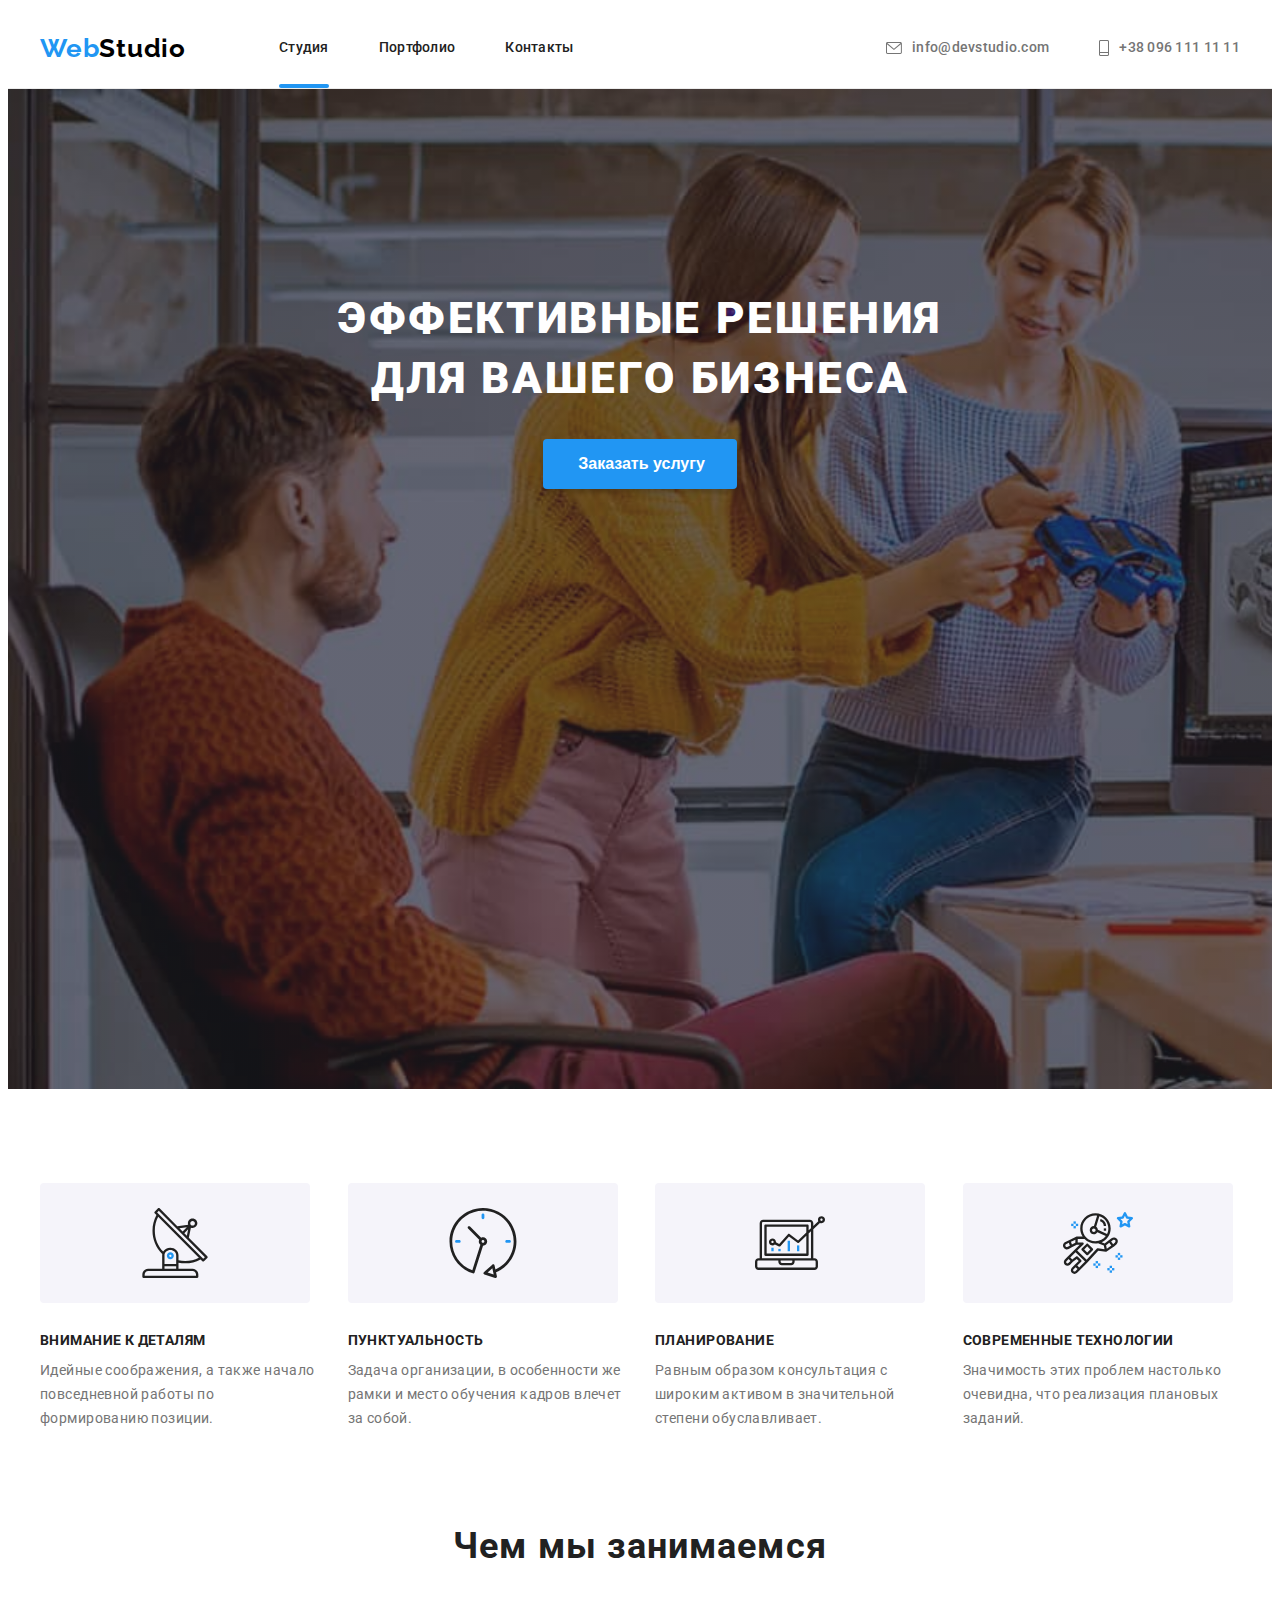
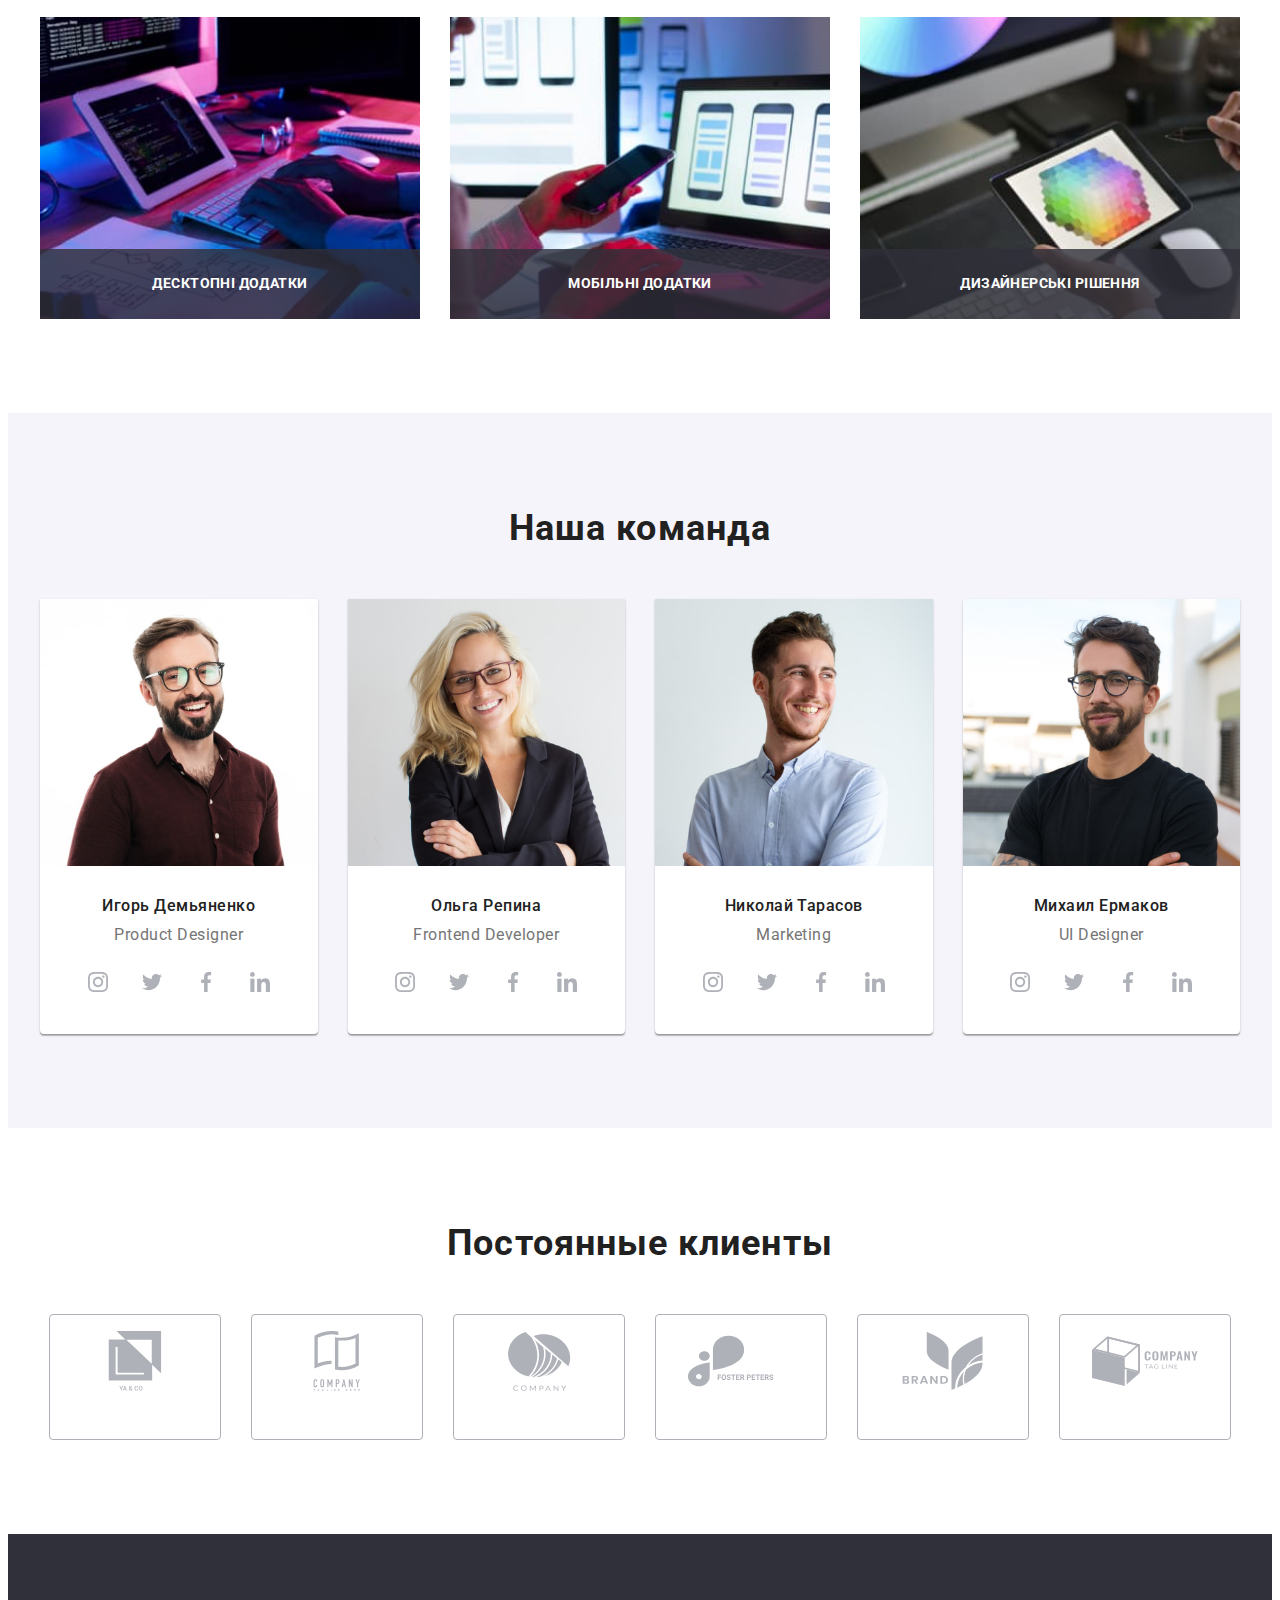
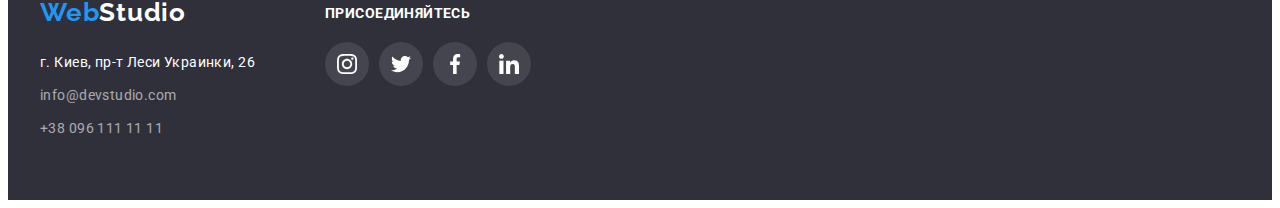
<file: index.html>
<!DOCTYPE html>
<html lang="ru">

<head>
  <meta charset="UTF-8" />
  <meta http-equiv="X-UA-Compatible" content="IE=edge" />
  <meta name="viewport" content="width=device-width, initial-scale=1.0" />
  <title>WebStudio</title>
  <link rel="preconnect" href="https://fonts.googleapis.com" />
  <link rel="preconnect" href="https://fonts.gstatic.com" crossorigin />
  <link href="https://fonts.googleapis.com/css2?family=Raleway:wght@700&family=Roboto:wght@400;500;700;900&display=swap"
    rel="stylesheet" />
  <link rel="stylesheet" href="https://cdnjs.cloudflare.com/ajax/libs/modern-normalize/1.1.0/modern-normalize.min.css"
    integrity="sha512-wpPYUAdjBVSE4KJnH1VR1HeZfpl1ub8YT/NKx4PuQ5NmX2tKuGu6U/JRp5y+Y8XG2tV+wKQpNHVUX03MfMFn9Q=="
    crossorigin="anonymous" referrerpolicy="no-referrer" />
  <link rel="stylesheet" href="css/styles.css" />
</head>

<body>
  <!--=============== HEDER ===============-->
  <header class="header">
    <div class="container container-header">
      <nav class="nav">
        <a class="logo link" href="./index.html"><span>Web</span>Studio</a>
        <ul class="menu list">
          <li class="menu-item">
            <a href="./index.html" class="menu-link link menu-active">Студия</a>
          </li>
          <li class="menu-item">
            <a href="./portfolio.html" class="menu-link link">Портфолио</a>
          </li>
          <li class="menu-item">
            <a href="" class="menu-link link">Контакты</a>
          </li>
        </ul>
      </nav>
      <ul class="head-address list">
        <li class="head-address-item">
          <a href="mailto:info@devstudio.com" class="head-address-link link">
            <svg class="head-address-icon" width="16" height="12">
              <use href="./images/icons.svg#icon-email"></use>
            </svg>
            info@devstudio.com
          </a>
        </li>
        <li class="head-address-item">
          <a href="tel:+380961111111" class="head-address-link link">
            <svg class="head-address-icon" width="10" height="16">
              <use href="./images/icons.svg#icon-phone"></use>
            </svg>
            +38 096 111 11 11
          </a>
        </li>
      </ul>
    </div>
  </header>
  <!--=============== /HEDER ===============-->

  <main>
    <!--=============== HERO ===============-->
    <section class="hero">
      <h1 class="hero-title">Эффективные решения для вашего бизнеса</h1>
      <button type="button" class="hero-button" data-modal-open>Заказать услугу</button>
    </section>
    <!--=============== /HERO ===============-->

    <!--=============== ABOUT ===============-->
    <section class="section">
      <div class="container">
        <h2 class="visually-hidden">Про нас</h2>
        <ul class="skills list">
          <li class="skill">
            <div class="skill-icon-body">
              <svg class="skill-icon" width="70" height="70">
                <use href="./images/icons.svg#icon-antenna"></use>
              </svg>
            </div>
            <h3 class="skill-title">Внимание к деталям</h3>
            <p class="skill-text">
              Идейные соображения, а также начало повседневной работы по
              формированию позиции.
            </p>
          </li>
          <li class="skill">
            <div class="skill-icon-body">
              <svg class="skill-icon" width="70" height="70">
                <use href="./images/icons.svg#icon-clock"></use>
              </svg>
            </div>
            <h3 class="skill-title">Пунктуальность</h3>
            <p class="skill-text">
              Задача организации, в особенности же рамки и место обучения
              кадров влечет за собой.
            </p>
          </li>
          <li class="skill">
            <div class="skill-icon-body">
              <svg class="skill-icon" width="70" height="70">
                <use href="./images/icons.svg#icon-diagram"></use>
              </svg>
            </div>
            <h3 class="skill-title">Планирование</h3>
            <p class="skill-text">
              Равным образом консультация с широким активом в значительной
              степени обуславливает.
            </p>
          </li>
          <li class="skill">
            <div class="skill-icon-body">
              <svg class="skill-icon" width="70" height="70">
                <use href="./images/icons.svg#icon-astronaut"></use>
              </svg>
            </div>
            <h3 class="skill-title">Современные технологии</h3>
            <p class="skill-text">
              Значимость этих проблем настолько очевидна, что реализация
              плановых заданий.
            </p>
          </li>
        </ul>
      </div>
    </section>
    <!--=============== /ABOUT ===============-->

    <!--=============== OUR-WORK ===============-->
    <section class="section our-works">
      <div class="container">
        <h2 class="title">Чем мы занимаемся</h2>
        <ul class="works list">
          <li class="work">
            <img src="./images/img1sq.jpg" alt="Печатает на клавиатуре" width="370" height="294" class="work-img" />
            <p class="work-img-caption">Десктопні додатки</p>
          </li>
          <li class="work">
            <img src="./images/img2sq.jpg" alt="Телефон в левай руке, правая рука на клавиатуре " width="370"
              height="294" class="work-img" />
            <p class="work-img-caption">Мобільні додатки</p>
          </li>
          <li class="work">
            <img src="./images/img3sq.jpg" alt="Планшет в руке" width="370" height="294" class="work-img" />
            <p class="work-img-caption">Дизайнерські рішення</p>
          </li>
        </ul>
      </div>
    </section>
    <!--=============== /OUR-WORK ===============-->

    <!--=============== COMAND-STUDIO ===============-->
    <section class="section command-studio">
      <div class="container">
        <h2 class="title">Наша команда</h2>
        <ul class="command list">
          <li class="command-item">
            <img src="./images/igorsq.jpg" alt="Игорь Демьяненко" class="command-img" width="270" height="260" />
            <h3 class="command-item-name">Игорь Демьяненко</h3>
            <p class="command-item-text">Product Designer</p>
            <div class="social-block">
              <ul class="social-links list">
                <li class="social-links-item">
                  <a href="" class="link social-link social-link-comand">
                    <svg class="social-link-icon" width="20" height="20">
                      <use href="./images/icons.svg#icon-instagram"></use>
                    </svg>
                  </a>
                </li>
                <li class="social-links-item">
                  <a href="" class="link social-link social-link-comand">
                    <svg class="social-link-icon" width="20" height="20">
                      <use href="./images/icons.svg#icon-twitter"></use>
                    </svg>
                  </a>
                </li>
                <li class="social-links-item">
                  <a href="" class="link social-link social-link-comand">
                    <svg class="social-link-icon" width="20" height="20">
                      <use href="./images/icons.svg#icon-facebook"></use>
                    </svg>
                  </a>
                </li>
                <li class="social-links-item">
                  <a href="" class="link social-link social-link-comand">
                    <svg class="social-link-icon" width="20" height="20">
                      <use href="./images/icons.svg#icon-linkedin"></use>
                    </svg>
                  </a>
                </li>
              </ul>
            </div>
          </li>
          <li class="command-item">
            <img src="./images/olyasq.jpg" alt="Ольга Репина" class="command-img" width="270" height="260" />
            <h3 class="command-item-name">Ольга Репина</h3>
            <p class="command-item-text">Frontend Developer</p>
            <div class="social-block">
              <ul class="social-links list">
                <li class="social-links-item">
                  <a href="" class="link social-link social-link-comand">
                    <svg class="social-link-icon" width="20" height="20">
                      <use href="./images/icons.svg#icon-instagram"></use>
                    </svg>
                  </a>
                </li>
                <li class="social-links-item">
                  <a href="" class="link social-link social-link-comand">
                    <svg class="social-link-icon" width="20" height="20">
                      <use href="./images/icons.svg#icon-twitter"></use>
                    </svg>
                  </a>
                </li>
                <li class="social-links-item">
                  <a href="" class="link social-link social-link-comand">
                    <svg class="social-link-icon" width="20" height="20">
                      <use href="./images/icons.svg#icon-facebook"></use>
                    </svg>
                  </a>
                </li>
                <li class="social-links-item">
                  <a href="" class="link social-link social-link-comand">
                    <svg class="social-link-icon" width="20" height="20">
                      <use href="./images/icons.svg#icon-linkedin"></use>
                    </svg>
                  </a>
                </li>
              </ul>
            </div>
          </li>
          <li class="command-item">
            <img src="./images/nikolaysq.jpg" alt="Николай Тарасов" class="command-img" width="270" height="260" />
            <h3 class="command-item-name">Николай Тарасов</h3>
            <p class="command-item-text">Marketing</p>
            <div class="social-block">
              <ul class="social-links list">
                <li class="social-links-item">
                  <a href="" class="link social-link social-link-comand">
                    <svg class="social-link-icon" width="20" height="20">
                      <use href="./images/icons.svg#icon-instagram"></use>
                    </svg>
                  </a>
                </li>
                <li class="social-links-item">
                  <a href="" class="link social-link social-link-comand">
                    <svg class="social-link-icon" width="20" height="20">
                      <use href="./images/icons.svg#icon-twitter"></use>
                    </svg>
                  </a>
                </li>
                <li class="social-links-item">
                  <a href="" class="link social-link social-link-comand">
                    <svg class="social-link-icon" width="20" height="20">
                      <use href="./images/icons.svg#icon-facebook"></use>
                    </svg>
                  </a>
                </li>
                <li class="social-links-item">
                  <a href="" class="link social-link social-link-comand">
                    <svg class="social-link-icon" width="20" height="20">
                      <use href="./images/icons.svg#icon-linkedin"></use>
                    </svg>
                  </a>
                </li>
              </ul>
            </div>
          </li>
          <li class="command-item">
            <img src="./images/mihailsq.jpg" alt="Михаил Ермаков" class="command-img" width="270" height="260" />
            <h3 class="command-item-name">Михаил Ермаков</h3>
            <p class="command-item-text">UI Designer</p>
            <div class="social-block">
              <ul class="social-links list">
                <li class="social-links-item">
                  <a href="" class="link social-link social-link-comand">
                    <svg class="social-link-icon" width="20" height="20">
                      <use href="./images/icons.svg#icon-instagram"></use>
                    </svg>
                  </a>
                </li>
                <li class="social-links-item">
                  <a href="" class="link social-link social-link-comand">
                    <svg class="social-link-icon" width="20" height="20">
                      <use href="./images/icons.svg#icon-twitter"></use>
                    </svg>
                  </a>
                </li>
                <li class="social-links-item">
                  <a href="" class="link social-link social-link-comand">
                    <svg class="social-link-icon" width="20" height="20">
                      <use href="./images/icons.svg#icon-facebook"></use>
                    </svg>
                  </a>
                </li>
                <li class="social-links-item">
                  <a href="" class="link social-link social-link-comand">
                    <svg class="social-link-icon" width="20" height="20">
                      <use href="./images/icons.svg#icon-linkedin"></use>
                    </svg>
                  </a>
                </li>
              </ul>
            </div>
          </li>
        </ul>
      </div>
    </section>
    <!--=============== /COMAND-STUDIO ===============-->

    <!--=============== LOGO-CLIENT ===============-->
    <section class="section">
      <div class="container">
        <h2 class="title">Постоянные клиенты</h2>
        <ul class="list logo-clients">
          <li class="logo-client">
            <a href="" class="link logo-client-link">
              <svg class="logo-client-icon" width="106" height="60">
                <use href="./images/icons.svg#icon-logo-1"></use>
              </svg>
            </a>
          </li>
          <li class="logo-client">
            <a href="" class="link logo-client-link">
              <svg class="logo-client-icon" width="106" height="60">
                <use href="./images/icons.svg#icon-logo-2"></use>
              </svg>
            </a>
          </li>
          <li class="logo-client">
            <a href="" class="link logo-client-link">
              <svg class="logo-client-icon" width="106" height="60">
                <use href="./images/icons.svg#icon-logo-3"></use>
              </svg>
            </a>
          </li>
          <li class="logo-client">
            <a href="" class="link logo-client-link">
              <svg class="logo-client-icon" width="106" height="60">
                <use href="./images/icons.svg#icon-logo-4"></use>
              </svg>
            </a>
          </li>
          <li class="logo-client">
            <a href="" class="link logo-client-link">
              <svg class="logo-client-icon" width="106" height="60">
                <use href="./images/icons.svg#icon-logo-5"></use>
              </svg>
            </a>
          </li>
          <li class="logo-client">
            <a href="" class="link logo-client-link">
              <svg class="logo-client-icon" width="106" height="60">
                <use href="./images/icons.svg#icon-logo-6"></use>
              </svg>
            </a>
          </li>
        </ul>
      </div>
    </section>
    <!--=============== LOGO-CLIENT ===============-->
  </main>

  <!--=============== FOOTER ===============-->
  <footer class="footer">
    <div class="container container-footer">
      <div class="address-body">
        <a href="./index.html" class="logo logo-footer link"><span>Web</span>Studio</a>
        <address class="address">
          <p class="address-text">г. Киев, пр-т Леси Украинки, 26</p>
          <ul class="list communication">
            <li class="communication-item">
              <a href="mailto:info@devstudio.com" class="address-link link">info@devstudio.com</a>
            </li>
            <li class="communication-item">
              <a href="tel:+380961111111" class="address-link link">+38 096 111 11 11</a>
            </li>
          </ul>
        </address>
      </div>

      <div class="social-block social-block-footer">
        <p class="social-block-text">присоединяйтесь</p>
        <ul class="social-links list">
          <li class="social-links-item">
            <a href="" class="link social-link social-link-footer">
              <svg class="social-link-icon" width="20" height="20">
                <use href="./images/icons.svg#icon-instagram"></use>
              </svg>
            </a>
          </li>
          <li class="social-links-item">
            <a href="" class="link social-link social-link-footer">
              <svg class="social-link-icon" width="20" height="20">
                <use href="./images/icons.svg#icon-twitter"></use>
              </svg>
            </a>
          </li>
          <li class="social-links-item">
            <a href="" class="link social-link social-link-footer">
              <svg class="social-link-icon" width="20" height="20">
                <use href="./images/icons.svg#icon-facebook"></use>
              </svg>
            </a>
          </li>
          <li class="social-links-item">
            <a href="" class="link social-link social-link-footer">
              <svg class="social-link-icon" width="20" height="20">
                <use href="./images/icons.svg#icon-linkedin"></use>
              </svg>
            </a>
          </li>
        </ul>
      </div>
    </div>
  </footer>
  <!--=============== /FOOTER ===============-->

  <!--=============== MODAL WINDOW ===============-->
  <div class="backdrop is-hidden" data-modal>
    <div class="modal-window">
      <button type="button" class="modal-window-close" data-modal-close>
        <svg width="11" height="11">
          <use href="./images/icons.svg#icon-close"></use>
        </svg>
      </button>
    </div>
  </div>
  <!--=============== /MODAL WINDOW ===============-->
  <script src="./js/modal.js"></script>
</body>

</html>
</file>
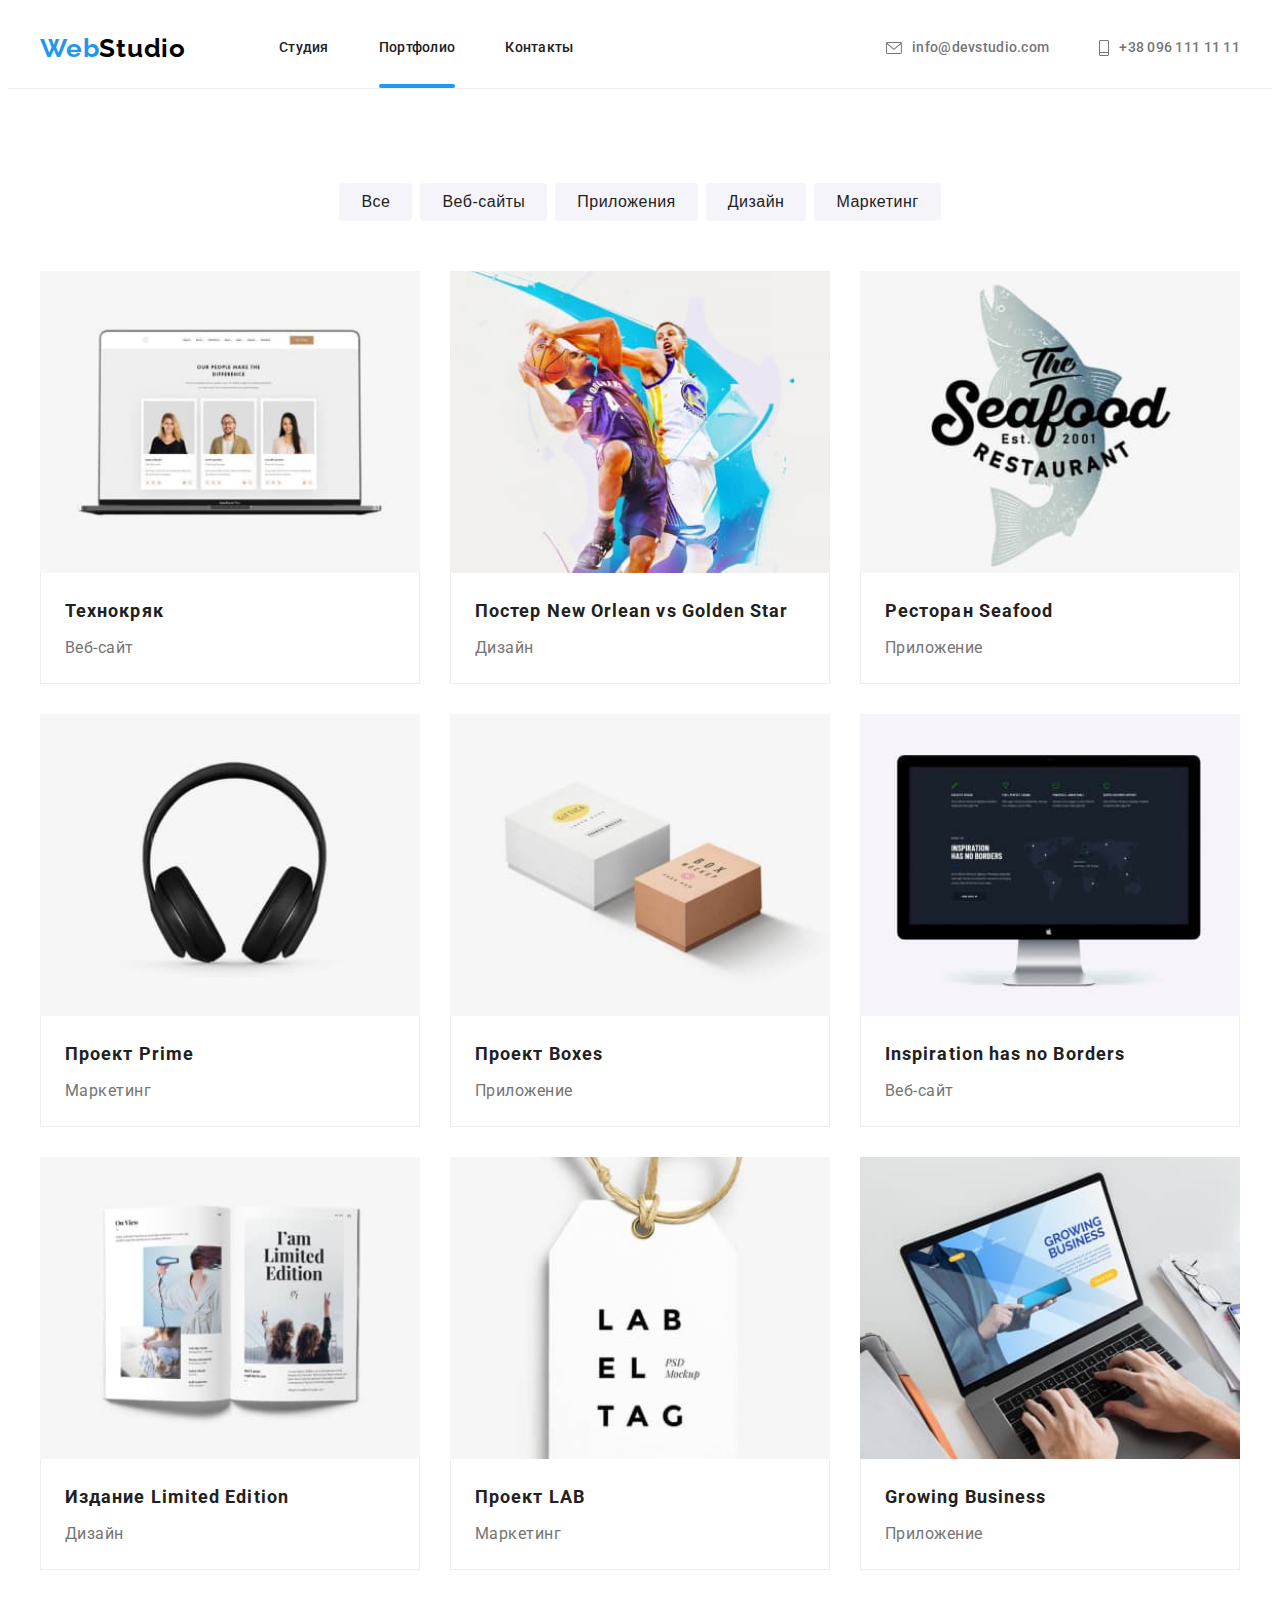
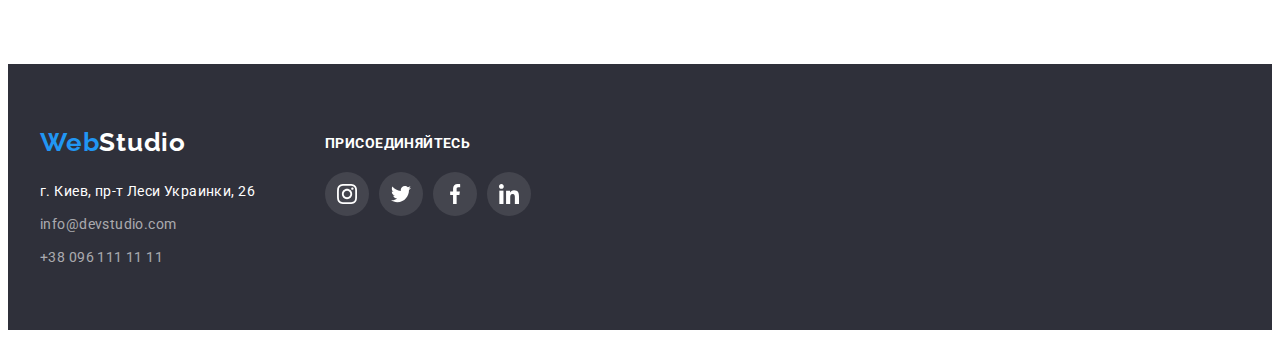
<file: portfolio.html>
<!DOCTYPE html>
<html lang="ru">

<head>
  <meta charset="UTF-8" />
  <meta http-equiv="X-UA-Compatible" content="IE=edge" />
  <meta name="viewport" content="width=device-width, initial-scale=1.0" />
  <title>>WebStudio</title>
  <link rel="preconnect" href="https://fonts.googleapis.com" />
  <link rel="preconnect" href="https://fonts.gstatic.com" crossorigin />
  <link href="https://fonts.googleapis.com/css2?family=Raleway:wght@700&family=Roboto:wght@400;500;700;900&display=swap"
    rel="stylesheet" />
  <link rel="stylesheet" href="https://cdnjs.cloudflare.com/ajax/libs/modern-normalize/1.1.0/modern-normalize.min.css"
    integrity="sha512-wpPYUAdjBVSE4KJnH1VR1HeZfpl1ub8YT/NKx4PuQ5NmX2tKuGu6U/JRp5y+Y8XG2tV+wKQpNHVUX03MfMFn9Q=="
    crossorigin="anonymous" referrerpolicy="no-referrer" />
  <link rel="stylesheet" href="css/styles.css" />
</head>

<body>
  <!--=============== HEDER ===============-->
  <header class="header">
    <div class="container container-header">
      <nav class="nav">
        <a class="logo link" href="./index.html"><span>Web</span>Studio</a>
        <ul class="menu list">
          <li class="menu-item">
            <a href="./index.html" class="menu-link link">Студия</a>
          </li>
          <li class="menu-item">
            <a href="./portfolio.html" class="menu-link link menu-active">Портфолио</a>
          </li>
          <li class="menu-item">
            <a href="" class="menu-link link">Контакты</a>
          </li>
        </ul>
      </nav>
      <ul class="head-address list">
        <li class="head-address-item">
          <a href="mailto:info@devstudio.com" class="head-address-link link">
            <svg class="head-address-icon" width="16" height="12">
              <use href="./images/icons.svg#icon-email"></use>
            </svg>
            info@devstudio.com
          </a>
        </li>
        <li class="head-address-item">
          <a href="tel:+380961111111" class="head-address-link link">
            <svg class="head-address-icon" width="10" height="16">
              <use href="./images/icons.svg#icon-phone"></use>
            </svg>
            +38 096 111 11 11
          </a>
        </li>
      </ul>
    </div>
  </header>
  <!--=============== /HEDER ===============-->

  <main>
    <section class="section">
      <div class="container">
        <h1 class="visually-hidden">Портфолио</h1>

        <!--=============== FILTERS ===============-->
        <ul class="filters list">
          <li class="filter">
            <button type="button" class="filter-button">Все</button>
          </li>
          <li class="filter">
            <button type="button" class="filter-button">Веб-сайты</button>
          </li>
          <li class="filter">
            <button type="button" class="filter-button">Приложения</button>
          </li>
          <li class="filter">
            <button type="button" class="filter-button">Дизайн</button>
          </li>
          <li class="filter">
            <button type="button" class="filter-button">Маркетинг</button>
          </li>
        </ul>
        <!--=============== /FILTERS ===============-->

        <!--=============== PORTFOLIO ===============-->
        <ul class="portfolio list">
          <li class="portfolio-item">
            <a href="" class="portfolio-link link">
              <div class="portfolio-body-img">
                <img src="./images/portfolio/portfolio-1.jpg" alt="Ноутбу с сайтом" width="370" height="294"
                  class="portfolio-img" />
                <p class="portfolio-hidden-text">
                  Ресурс предлагает комплексные предложения с разным уровнем функционала и сервисов. Все это позволит
                  посетителю получить исчерпывающие сведения о компании или частном лице.
                </p>
              </div>
              <div class="porfolio-text-body">
                <h2 class="portfolio-name">Технокряк</h2>
                <p class="portfolio-text">Веб-сайт</p>
              </div>
            </a>
          </li>
          <li class="portfolio-item">
            <a href="" class="portfolio-link link">
              <div class="portfolio-body-img">
                <img src="./images/portfolio/portfolio-2.jpg" alt="Ноутбу с сайтом" width="370" height="294"
                  class="portfolio-img" />
                <p class="portfolio-hidden-text">
                  Ресурс предлагает комплексные предложения с разным уровнем функционала и сервисов. Все это позволит
                  посетителю получить исчерпывающие сведения о компании или частном лице.
                </p>
              </div>
              <div class="porfolio-text-body">
                <h2 class="portfolio-name">Постер New Orlean vs Golden Star</h2>
                <p class="portfolio-text">Дизайн</p>
              </div>
            </a>
          </li>
          <li class="portfolio-item">
            <a href="" class="portfolio-link link">
              <div class="portfolio-body-img">
                <img src="./images/portfolio/portfolio-3.jpg" alt="Ноутбу с сайтом" width="370" height="294"
                  class="portfolio-img" />
                <p class="portfolio-hidden-text">
                  Ресурс предлагает комплексные предложения с разным уровнем функционала и сервисов. Все это позволит
                  посетителю получить исчерпывающие сведения о компании или частном лице.
                </p>
              </div>
              <div class="porfolio-text-body">
                <h2 class="portfolio-name">Ресторан Seafood</h2>
                <p class="portfolio-text">Приложение</p>
              </div>
            </a>
          </li>
          <li class="portfolio-item">
            <a href="" class="portfolio-link link">
              <div class="portfolio-body-img">
                <img src="./images/portfolio/portfolio-4.jpg" alt="Ноутбу с сайтом" width="370" height="294"
                  class="portfolio-img" />
                <p class="portfolio-hidden-text">
                  Ресурс предлагает комплексные предложения с разным уровнем функционала и сервисов. Все это позволит
                  посетителю получить исчерпывающие сведения о компании или частном лице.
                </p>
              </div>
              <div class="porfolio-text-body">
                <h2 class="portfolio-name">Проект Prime</h2>
                <p class="portfolio-text">Маркетинг</p>
              </div>
            </a>
          </li>
          <li class="portfolio-item">
            <a href="" class="portfolio-link link">
              <div class="portfolio-body-img">
                <img src="./images/portfolio/portfolio-5.jpg" alt="Ноутбу с сайтом" width="370" height="294"
                  class="portfolio-img" />
                <p class="portfolio-hidden-text">
                  Ресурс предлагает комплексные предложения с разным уровнем функционала и сервисов. Все это позволит
                  посетителю получить исчерпывающие сведения о компании или частном лице.
                </p>
              </div>
              <div class="porfolio-text-body">
                <h2 class="portfolio-name">Проект Boxes</h2>
                <p class="portfolio-text">Приложение</p>
              </div>
            </a>
          </li>
          <li class="portfolio-item">
            <a href="" class="portfolio-link link">
              <div class="portfolio-body-img">
                <img src="./images/portfolio/portfolio-6.jpg" alt="Ноутбу с сайтом" width="370" height="294"
                  class="portfolio-img" />
                <p class="portfolio-hidden-text">
                  Ресурс предлагает комплексные предложения с разным уровнем функционала и сервисов. Все это позволит
                  посетителю получить исчерпывающие сведения о компании или частном лице.
                </p>
              </div>
              <div class="porfolio-text-body">
                <h2 class="portfolio-name">Inspiration has no Borders</h2>
                <p class="portfolio-text">Веб-сайт</p>
              </div>
            </a>
          </li>
          <li class="portfolio-item">
            <a href="" class="portfolio-link link">
              <div class="portfolio-body-img">
                <img src="./images/portfolio/portfolio-7.jpg" alt="Ноутбу с сайтом" width="370" height="294"
                  class="portfolio-img" />
                <p class="portfolio-hidden-text">
                  Ресурс предлагает комплексные предложения с разным уровнем функционала и сервисов. Все это позволит
                  посетителю получить исчерпывающие сведения о компании или частном лице.
                </p>
              </div>
              <div class="porfolio-text-body">
                <h2 class="portfolio-name">Издание Limited Edition</h2>
                <p class="portfolio-text">Дизайн</p>
              </div>
            </a>
          </li>
          <li class="portfolio-item">
            <a href="" class="portfolio-link link">
              <div class="portfolio-body-img">
                <img src="./images/portfolio/portfolio-8.jpg" alt="Ноутбу с сайтом" width="370" height="294"
                  class="portfolio-img" />
                <p class="portfolio-hidden-text">
                  Ресурс предлагает комплексные предложения с разным уровнем функционала и сервисов. Все это позволит
                  посетителю получить исчерпывающие сведения о компании или частном лице.
                </p>
              </div>
              <div class="porfolio-text-body">
                <h2 class="portfolio-name">Проект LAB</h2>
                <p class="portfolio-text">Маркетинг</p>
              </div>
            </a>
          </li>
          <li class="portfolio-item">
            <a href="" class="portfolio-link link">
              <div class="portfolio-body-img">
                <img src="./images/portfolio/portfolio-9.jpg" alt="Ноутбу с сайтом" width="370" height="294"
                  class="portfolio-img" />
                <p class="portfolio-hidden-text">
                  Ресурс предлагает комплексные предложения с разным уровнем функционала и сервисов. Все это позволит
                  посетителю получить исчерпывающие сведения о компании или частном лице.
                </p>
              </div>
              <div class="porfolio-text-body">
                <h2 class="portfolio-name">Growing Business</h2>
                <p class="portfolio-text">Приложение</p>
              </div>
            </a>
          </li>
        </ul>
        <!--=============== /PORTFOLIO ===============-->
    </section>
    </div>
  </main>

  <!--=============== FOOTER ===============-->
  <footer class="footer">
    <div class="container container-footer">
      <div class="address-body">
        <a href="./index.html" class="logo logo-footer link"><span>Web</span>Studio</a>
        <address class="address">
          <p class="address-text">г. Киев, пр-т Леси Украинки, 26</p>
          <ul class="list communication">
            <li class="communication-item">
              <a href="mailto:info@devstudio.com" class="address-link link">info@devstudio.com</a>
            </li>
            <li class="communication-item">
              <a href="tel:+380961111111" class="address-link link">+38 096 111 11 11</a>
            </li>
          </ul>
        </address>
      </div>

      <div class="social-block social-block-footer">
        <p class="social-block-text">присоединяйтесь</p>
        <ul class="social-links list">
          <li class="social-links-item">
            <a href="" class="link social-link social-link-footer">
              <svg class="social-link-icon" width="20" height="20">
                <use href="./images/icons.svg#icon-instagram"></use>
              </svg>
            </a>
          </li>
          <li class="social-links-item">
            <a href="" class="link social-link social-link-footer">
              <svg class="social-link-icon" width="20" height="20">
                <use href="./images/icons.svg#icon-twitter"></use>
              </svg>
            </a>
          </li>
          <li class="social-links-item">
            <a href="" class="link social-link social-link-footer">
              <svg class="social-link-icon" width="20" height="20">
                <use href="./images/icons.svg#icon-facebook"></use>
              </svg>
            </a>
          </li>
          <li class="social-links-item">
            <a href="" class="link social-link social-link-footer">
              <svg class="social-link-icon" width="20" height="20">
                <use href="./images/icons.svg#icon-linkedin"></use>
              </svg>
            </a>
          </li>
        </ul>
      </div>
    </div>
  </footer>
  <!--=============== /FOOTER ===============-->
</body>

</html>
</file>
<file: css/styles.css>
:root {
  --text-color: #757575;
  --text-color-accent: #212121;
  --color-logo-accent: #2196f3;
  --text-color-hover: #2196f3;
  --svg-color: #afb1b8;
  --text-font: Roboto, sens-sarif;
}

h1,
h2,
h3,
h4,
h4,
h5,
h6,
p {
  margin-top: 0;
  margin-bottom: 0;
}

ul,
ol {
  margin-top: 0;
  margin-bottom: 0;
  padding-left: 0;
}

img {
  display: block;
}

body {
  color: var(--text-color);
  font-family: var(--text-font);
  font-size: 14px;
}

.visually-hidden {
  position: absolute;
  width: 1px;
  height: 1px;
  margin: -1px;
  border: 0;
  padding: 0;
  white-space: nowrap;
  clip-path: inset(100%);
  clip: rect(0 0 0 0);
  overflow: hidden;
}

.title {
  margin-block-start: 0;
  margin-block-end: 0;
  margin-bottom: 50px;

  font-weight: 700;
  font-size: 36px;
  line-height: 1.17;
  text-align: center;
  letter-spacing: 0.03em;
  color: var(--text-color-accent);
}

.list {
  list-style: none;
}

.section {
  padding-top: 94px;
  padding-bottom: 94px;
}

.container {
  max-width: 1200px;
  margin-left: auto;
  margin-right: auto;
  padding-left: 15px;
  padding-right: 15px;
}

.link {
  text-decoration: none;
}

/*=============== SOCIAL-LINK ===============*/
.social-links {
  display: flex;
  justify-content: center;
  column-gap: 10px;
}

.social-link {
  display: flex;
  justify-content: center;
  align-items: center;
  width: 44px;
  height: 44px;
  fill: var(--svg-color);
  border-radius: 50%;

  transition: background-color 250ms cubic-bezier(0.4, 0, 0.2, 1),
    fill 250ms cubic-bezier(0.4, 0, 0.2, 1);
}

.social-link-icon {
  margin: 0 auto;
}
/*=============== SOCIAL-LINK ===============*/

/*=============== HEADER ===============*/
.header {
  border-bottom: 1px solid #ececec;
}
.container-header {
  display: flex;
  align-items: center;
}

.nav {
  display: flex;
  align-items: center;
}

.logo {
  margin-right: 93px;

  font-family: Raleway, sans-serif;
  font-weight: 700;
  font-size: 26px;
  line-height: 1.4;
  letter-spacing: 0.03em;
  color: #000000;
}

.logo span {
  color: var(--color-logo-accent);
}

.menu {
  display: flex;
  column-gap: 50px;
}

.menu-item {
  position: relative;
}

.menu-link {
  display: inline-block;
  padding-top: 32px;
  padding-bottom: 32px;

  font-weight: 500;
  line-height: 1.14;
  letter-spacing: 0.02em;
  color: var(--text-color-accent);

  transition: color 250ms cubic-bezier(0.4, 0, 0.2, 1);
}

.menu-link:hover,
.menu-link:focus {
  color: var(--text-color-hover);
}

.menu-active.menu-link::after {
  content: "";
  position: absolute;
  top: 100%;
  left: 0;
  transform: translate(0, -100%);

  width: 100%;
  height: 4px;

  background: var(--text-color-hover);
  border-radius: 2px;
}

.head-address {
  display: flex;
  column-gap: 50px;
  margin-left: auto;
}

.head-address-item {
  display: flex;
  align-items: center;
}

.head-address-icon {
  margin-right: 10px;
}

.head-address-link {
  display: flex;
  align-items: center;
  padding-top: 32px;
  padding-bottom: 32px;

  font-weight: 500;
  line-height: 1.14;
  letter-spacing: 0.02em;
  color: var(--text-color);
  fill: var(--text-color);

  transition: color 250ms cubic-bezier(0.4, 0, 0.2, 1);
}

.head-address-link:hover,
.head-address-link:focus {
  color: var(--text-color-hover);
  fill: var(--text-color-hover);
}

/* =============== /HEADER =============== */

/*--------------------------------INDEX MAIN--------------------------------*/

/*=============== HERO ===============*/
.hero {
  max-width: 1600px;
  min-height: 600px;
  margin: 0 auto;
  padding-top: 200px;
  padding-bottom: 200px;

  background-color: #c4c4c4;
  background-image: linear-gradient(
      rgba(47, 48, 58, 0.4),
      rgba(47, 48, 58, 0.4)
    ),
    url(../images/bg-herosq.jpg);
  background-size: cover;
}

.hero-title {
  max-width: 700px;
  margin-right: auto;
  margin-left: auto;
  margin-bottom: 30px;

  font-weight: 900;
  font-size: 44px;
  line-height: 1.36;
  text-align: center;
  letter-spacing: 0.06em;
  text-transform: uppercase;
  color: #ffffff;
}

.hero-button {
  display: block;
  margin-right: auto;
  margin-left: auto;
  padding-top: 10px;
  padding-right: 32px;
  padding-bottom: 10px;
  padding-left: 35px;

  font-weight: 700;
  font-size: 16px;
  line-height: 1.88;
  cursor: pointer;
  box-shadow: 0px 4px 4px rgba(0, 0, 0, 0.15);
  border: 0;
  border-radius: 4px;
  background-color: var(--color-logo-accent);
  color: #ffffff;

  transition: color 250ms cubic-bezier(0.4, 0, 0.2, 1);
}

.hero-button:hover,
.hero-button:focus {
  background-color: #188ce8;
}
/*=============== /HERO ===============*/

/*=============== ABOUT ===============*/
.skills {
  display: flex;
  column-gap: 30px;
}

.skill {
  width: calc((100% - 90px) / 4);
}

.skill-icon-body {
  display: flex;
  justify-content: center;
  align-items: center;
  width: 270px;
  height: 120px;
  margin-bottom: 30px;

  background: #f5f4fa;
  border-radius: 4px;
}

.skill-title {
  margin-bottom: 10px;

  font-size: 14px;
  font-weight: 700;
  line-height: 1.14;
  letter-spacing: 0.03em;
  text-transform: uppercase;
  color: var(--text-color-accent);
}

.skill-text {
  line-height: 1.71;
  letter-spacing: 0.03em;
}
/*=============== /ABOUT ===============*/

/*=============== OUR WORKS ===============*/
.section.our-works {
  padding-top: 0;
}

.works {
  display: flex;
  column-gap: 30px;
}

.work {
  position: relative;
  width: calc((100% - 60px) / 3);
}

.work-img {
  width: 100%;
  height: auto;
}

.work-img-caption {
  position: absolute;
  bottom: 0;
  left: 0;

  display: flex;
  justify-content: center;
  align-items: center;

  width: 100%;
  height: 70px;

  font-weight: 700;
  font-size: 14px;
  line-height: 1.14;
  letter-spacing: 0.03em;
  text-transform: uppercase;

  color: #ffffff;
  background: rgba(47, 48, 58, 0.8);
}
/*=============== /OUR WORKS ===============*/

/*=============== COMAND-STUDIO ===============*/
.section.command-studio {
  background-color: #f5f4fa;
}

.command {
  display: flex;
  column-gap: 30px;

  font-size: 16px;
  line-height: 1.19;
  text-align: center;
  letter-spacing: 0.03em;
}

.command-item {
  width: calc((100% - 90px) / 4);
  padding-bottom: 30px;

  box-shadow: 0px 1px 3px rgba(0, 0, 0, 0.12), 0px 1px 1px rgba(0, 0, 0, 0.14),
    0px 2px 1px rgba(0, 0, 0, 0.2);
  border-radius: 0px 0px 4px 4px;
  background-color: #ffffff;
}

.command-img {
  width: 100%;
  height: auto;
  margin-bottom: 30px;
}

.command-item-name {
  margin-bottom: 10px;

  font-weight: 500;
  font-size: 16px;
  line-height: 19px;
  letter-spacing: 0.03em;
  color: var(--text-color-accent);
}

.command-item-text {
  margin-bottom: 16px;
}

.social-link-comand:hover,
.social-link-comand:focus {
  background-color: var(--text-color-hover);
  border-radius: 50%;
  fill: #ffffff;
}

/*=============== /COMAND-STUDIO ===============*/

/*=============== LOGO-CLIENT ===============*/
.logo-clients {
  display: flex;
  justify-content: center;
  column-gap: 30px;
}

.logo-client-link {
  display: flex;
  justify-content: center;
  align-content: center;
  width: 170px;
  height: 92px;
  padding-top: 16px;
  padding-bottom: 16px;

  text-align: center;
  border: 1px solid #afb1b8;
  border-radius: 4px;
  fill: var(--svg-color);

  transition: border-color 250ms cubic-bezier(0.4, 0, 0.2, 1),
    fill 250ms cubic-bezier(0.4, 0, 0.2, 1);
}

.logo-client-link:hover,
.logo-client-link:focus {
  border-color: var(--text-color-hover);
  fill: var(--text-color-hover);
}

/*=============== /LOGO-CLIENT ===============*/

/*-------------------------------- /INDEX MAIN --------------------------------*/

/*-------------------------------- PORTFOLIO MAIN -----------------------------*/
/*============== FILTERS =============*/
.filters {
  display: flex;
  justify-content: center;
  margin-bottom: 50px;
  column-gap: 8px;
}

.filter-button {
  padding-top: 6px;
  padding-left: 22px;
  padding-bottom: 6px;
  padding-right: 22px;

  font-weight: 500;
  font-size: 16px;
  line-height: 1.62;
  text-align: center;
  letter-spacing: 0.03em;
  cursor: pointer;
  color: var(--text-color-accent);

  border: none;
  border-radius: 4px;
  background-color: #f5f4fa;

  transition: background-color 250ms cubic-bezier(0.4, 0, 0.2, 1),
    box-shadow 250ms cubic-bezier(0.4, 0, 0.2, 1),
    color 250ms cubic-bezier(0.4, 0, 0.2, 1);
}

.filter-button:hover,
.filter-button:focus {
  color: #ffffff;
  background-color: #2196f3;
  box-shadow: 0px 3px 1px rgba(0, 0, 0, 0.1), 0px 1px 2px rgba(0, 0, 0, 0.08),
    0px 2px 2px rgba(0, 0, 0, 0.12);
}
/*============== /FILTERS =============*/

/*============== PORTFOLIO ==============*/
.portfolio {
  display: flex;
  flex-wrap: wrap;
  gap: 30px;
}

.portfolio-item {
  width: calc((100% - 60px) / 3);
  box-shadow: none;
  transition: box-shadow 250ms cubic-bezier(0.4, 0, 0.2, 1);
}

.portfolio-link {
  display: block;
}

.portfolio-link:hover,
.portfolio-link:focus {
  box-shadow: 0px 1px 1px rgba(0, 0, 0, 0.12), 0px 4px 4px rgba(0, 0, 0, 0.06),
    1px 4px 6px rgba(0, 0, 0, 0.16);
}

.portfolio-body-img {
  position: relative;
  overflow: hidden;
}

.portfolio-img {
  width: 100%;
  height: auto;
}

.portfolio-hidden-text {
  position: absolute;
  top: 0;
  left: 0;

  display: flex;
  align-items: center;
  width: 100%;
  height: 100%;
  padding-left: 24px;
  padding-right: 24px;
  overflow: auto;

  background: rgba(33, 150, 243, 0.9);
  transform: translateY(100%);
  transition: transform 250ms cubic-bezier(0.4, 0, 0.2, 1);

  font-size: 18px;
  line-height: 1.56;
  letter-spacing: 0.03em;

  color: #ffffff;
}

.portfolio-body-img:hover .portfolio-hidden-text {
  transform: translateY(0);
}

.portfolio-link:focus .portfolio-hidden-text {
  transform: translateY(0);
}

.porfolio-text-body {
  padding-top: 20px;
  padding-left: 24px;
  padding-right: 24px;
  padding-bottom: 20px;
  border-left: 1px solid #eeeeee;
  border-bottom: 1px solid #eeeeee;
  border-right: 1px solid #eeeeee;
}

.portfolio-name {
  margin-bottom: 4px;

  font-weight: 700;
  font-size: 18px;
  line-height: 2;
  letter-spacing: 0.06em;
  color: var(--text-color-accent);
}

.portfolio-text {
  font-size: 16px;
  line-height: 1.88;
  letter-spacing: 0.03em;
  color: var(--text-color);
}

/*============== /PORTFOLIO ==============*/
/*-------------------------------- PORTFOLIO MAIN -----------------------------*/

/*------ ------------------------- FOOTER -------------------------*/
.footer {
  padding-top: 60px;
  padding-bottom: 60px;

  background-color: #2f303a;
}

.container-footer {
  display: flex;
}

.address-body {
  margin-right: 70px;
}

.logo.logo-footer {
  display: inline-block;
  margin-bottom: 20px;
  margin-right: 0;

  color: #ffffff;
}
.address {
  line-height: 1.71;
  letter-spacing: 0.03em;
  font-style: normal;
  color: #ffffff;
}

.address-text {
  margin-bottom: 9px;
}

.address-link {
  display: inline-block;
  color: rgba(255, 255, 255, 0.6);

  transition: color 250ms cubic-bezier(0.4, 0, 0.2, 1);
}

.communication-item:not(:last-child) {
  margin-bottom: 9px;
}
.address-link:hover,
.address-link:focus {
  color: rgb(255, 255, 255);
}

.social-block-footer {
  padding-top: 12px;
}

.social-block-text {
  margin-bottom: 20px;

  font-weight: 700;
  font-size: 14px;
  line-height: 1.14;
  letter-spacing: 0.03em;
  text-transform: uppercase;

  color: #ffffff;
}

.social-link-footer {
  background-color: rgba(255, 255, 255, 0.1);
  border-radius: 50%;
  fill: #ffffff;

  transition: background-color 250ms cubic-bezier(0.4, 0, 0.2, 1);
}

.social-link-footer:hover,
.social-link-footer:focus {
  background-color: var(--text-color-hover);
}

/*------ ------------------------- MODAL WINDOW -------------------------*/
.backdrop {
  position: fixed;
  left: 0;
  top: 0;
  width: 100%;
  height: 100%;
  transition: opacity 250ms cubic-bezier(0.4, 0, 0.2, 1),
    visibility 250ms cubic-bezier(0.4, 0, 0.2, 1);

  background-color: rgba(0, 0, 0, 0.2);
}

.backdrop.is-hidden {
  visibility: hidden;
  opacity: 0;
  pointer-events: none;
}

.modal-window {
  position: absolute;
  top: 50%;
  left: 50%;

  width: 528px;
  height: 581px;
  transform: translate(-50%, -50%);

  background: #ffffff;
  box-shadow: 0px 1px 3px rgba(0, 0, 0, 0.12), 0px 1px 1px rgba(0, 0, 0, 0.14),
    0px 2px 1px rgba(0, 0, 0, 0.2);
  border-radius: 4px;
}

.modal-window-close {
  position: absolute;
  top: 8px;
  right: 8px;

  display: flex;
  justify-content: center;
  align-items: center;
  width: 30px;
  height: 30px;

  border-radius: 50%;
  border: 1px solid rgba(0, 0, 0, 0.1);
  cursor: pointer;
  background-color: #ffffff;
}
/*------ ------------------------- /MODAL WINDOW -------------------------*/
</file>
